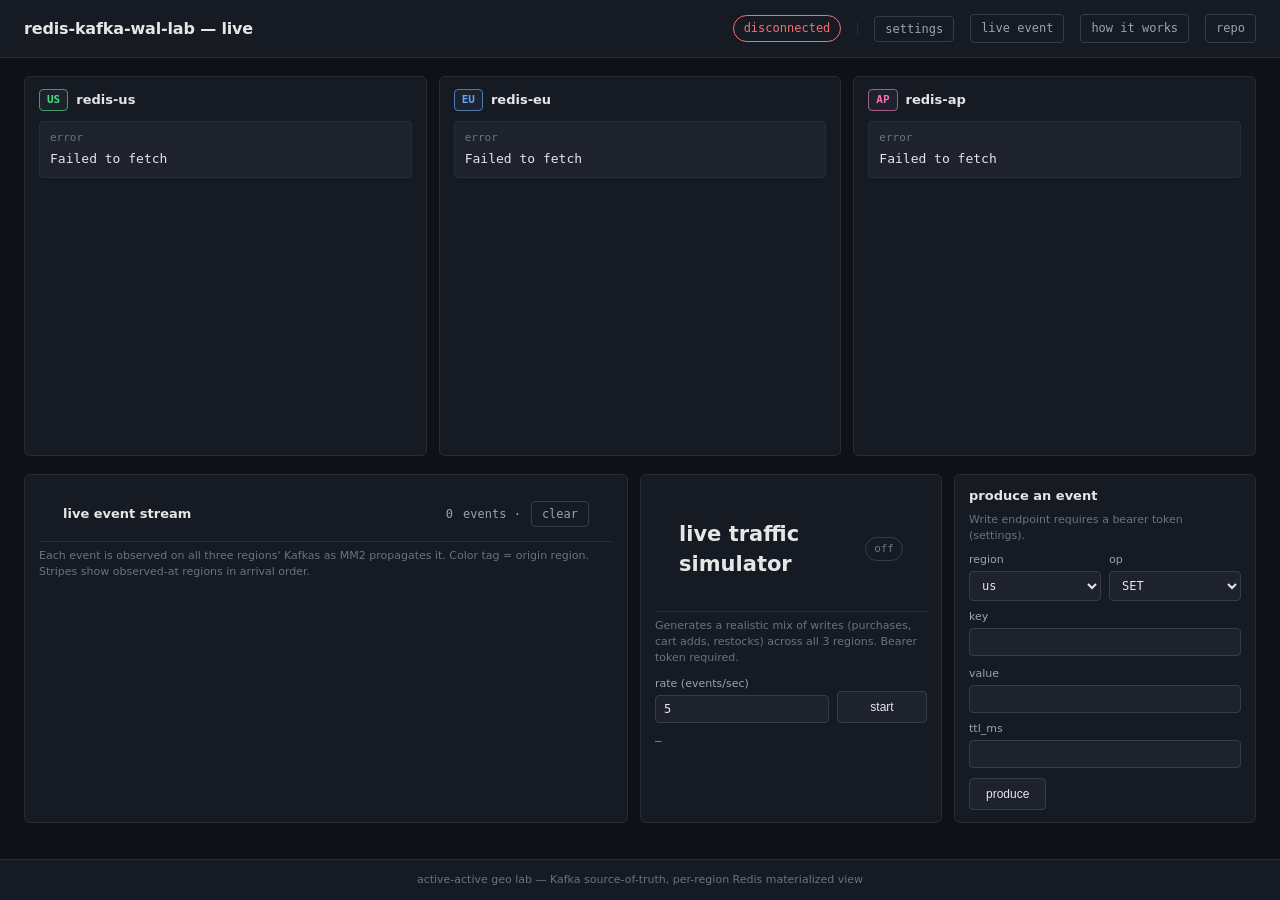
<file: web/index.html>
<!doctype html>
<html lang="en">
<head>
  <meta charset="utf-8" />
  <meta name="viewport" content="width=device-width, initial-scale=1" />
  <title>redis-kafka-wal-lab — live</title>
  <link rel="stylesheet" href="style.css" />
</head>
<body>
  <header>
    <h1>redis-kafka-wal-lab — live</h1>
    <div class="header-meta">
      <span id="conn-status" class="conn-status conn-pending">connecting…</span>
      <span class="header-spacer"></span>
      <button id="settings-btn" class="link-btn" type="button">settings</button>
      <a class="link-btn" href="/live">live event</a>
      <a class="link-btn" href="/how-it-works">how it works</a>
      <a class="link-btn" href="https://github.com/zeshaq/redis-kafka-wal" target="_blank" rel="noopener">repo</a>
    </div>
  </header>

  <section id="settings-panel" class="settings-panel hidden">
    <label>
      API base URL
      <input id="api-base" type="text" placeholder="https://api.redis-kafka-wal.example.com" />
    </label>
    <label>
      Bearer token (write ops)
      <input id="api-token" type="password" placeholder="empty = read-only" />
    </label>
    <button id="settings-save" type="button">save</button>
    <p class="hint">Token is stored only in your browser's localStorage. Read endpoints don't need it.</p>
  </section>

  <main>
    <section class="regions">
      <article class="region" data-region="us">
        <h2><span class="region-tag region-us">US</span> redis-us</h2>
        <div class="region-body" id="state-us"></div>
      </article>
      <article class="region" data-region="eu">
        <h2><span class="region-tag region-eu">EU</span> redis-eu</h2>
        <div class="region-body" id="state-eu"></div>
      </article>
      <article class="region" data-region="ap">
        <h2><span class="region-tag region-ap">AP</span> redis-ap</h2>
        <div class="region-body" id="state-ap"></div>
      </article>
    </section>

    <section class="bottom-grid">
      <article class="event-log">
        <header class="event-log-header">
          <h2>live event stream</h2>
          <div class="event-log-stats">
            <span id="evt-count">0</span> events ·
            <button id="clear-log" class="link-btn" type="button">clear</button>
          </div>
        </header>
        <p class="hint">Each event is observed on all three regions' Kafkas as MM2 propagates it. Color tag = origin region. Stripes show observed-at regions in arrival order.</p>
        <div id="event-log"></div>
      </article>

      <article class="sim">
        <header class="sim-header">
          <h2>live traffic simulator</h2>
          <span id="sim-status" class="sim-status sim-off">off</span>
        </header>
        <p class="hint">Generates a realistic mix of writes (purchases, cart adds, restocks) across all 3 regions. Bearer token required.</p>
        <div class="sim-controls">
          <label>
            rate (events/sec)
            <input id="sim-rate" type="number" min="1" max="50" value="5" step="1" />
          </label>
          <button id="sim-toggle" type="button">start</button>
        </div>
        <div class="sim-stats">
          <span id="sim-stats-text">—</span>
        </div>
      </article>

      <article class="produce">
        <h2>produce an event</h2>
        <p class="hint" id="produce-hint">Write endpoint requires a bearer token (settings).</p>
        <form id="produce-form">
          <div class="row">
            <label>
              region
              <select name="region">
                <option value="us">us</option>
                <option value="eu">eu</option>
                <option value="ap">ap</option>
              </select>
            </label>
            <label>
              op
              <select name="op" id="op-select">
                <option value="SET">SET</option>
                <option value="DEL">DEL</option>
                <option value="INCR">INCR</option>
                <option value="SADD">SADD</option>
                <option value="SREM">SREM</option>
                <option value="ZADD">ZADD</option>
                <option value="XADD">XADD</option>
              </select>
            </label>
            <label>
              key
              <input name="key" type="text" required />
            </label>
          </div>
          <div class="row" id="op-fields-row"><!-- per-op fields injected here --></div>
          <div class="row produce-actions">
            <button type="submit">produce</button>
            <span id="produce-result" class="produce-result"></span>
          </div>
        </form>
      </article>
    </section>
  </main>

  <footer>
    <span>active-active geo lab — Kafka source-of-truth, per-region Redis materialized view</span>
  </footer>

  <script src="app.js" defer></script>
</body>
</html>
</file>
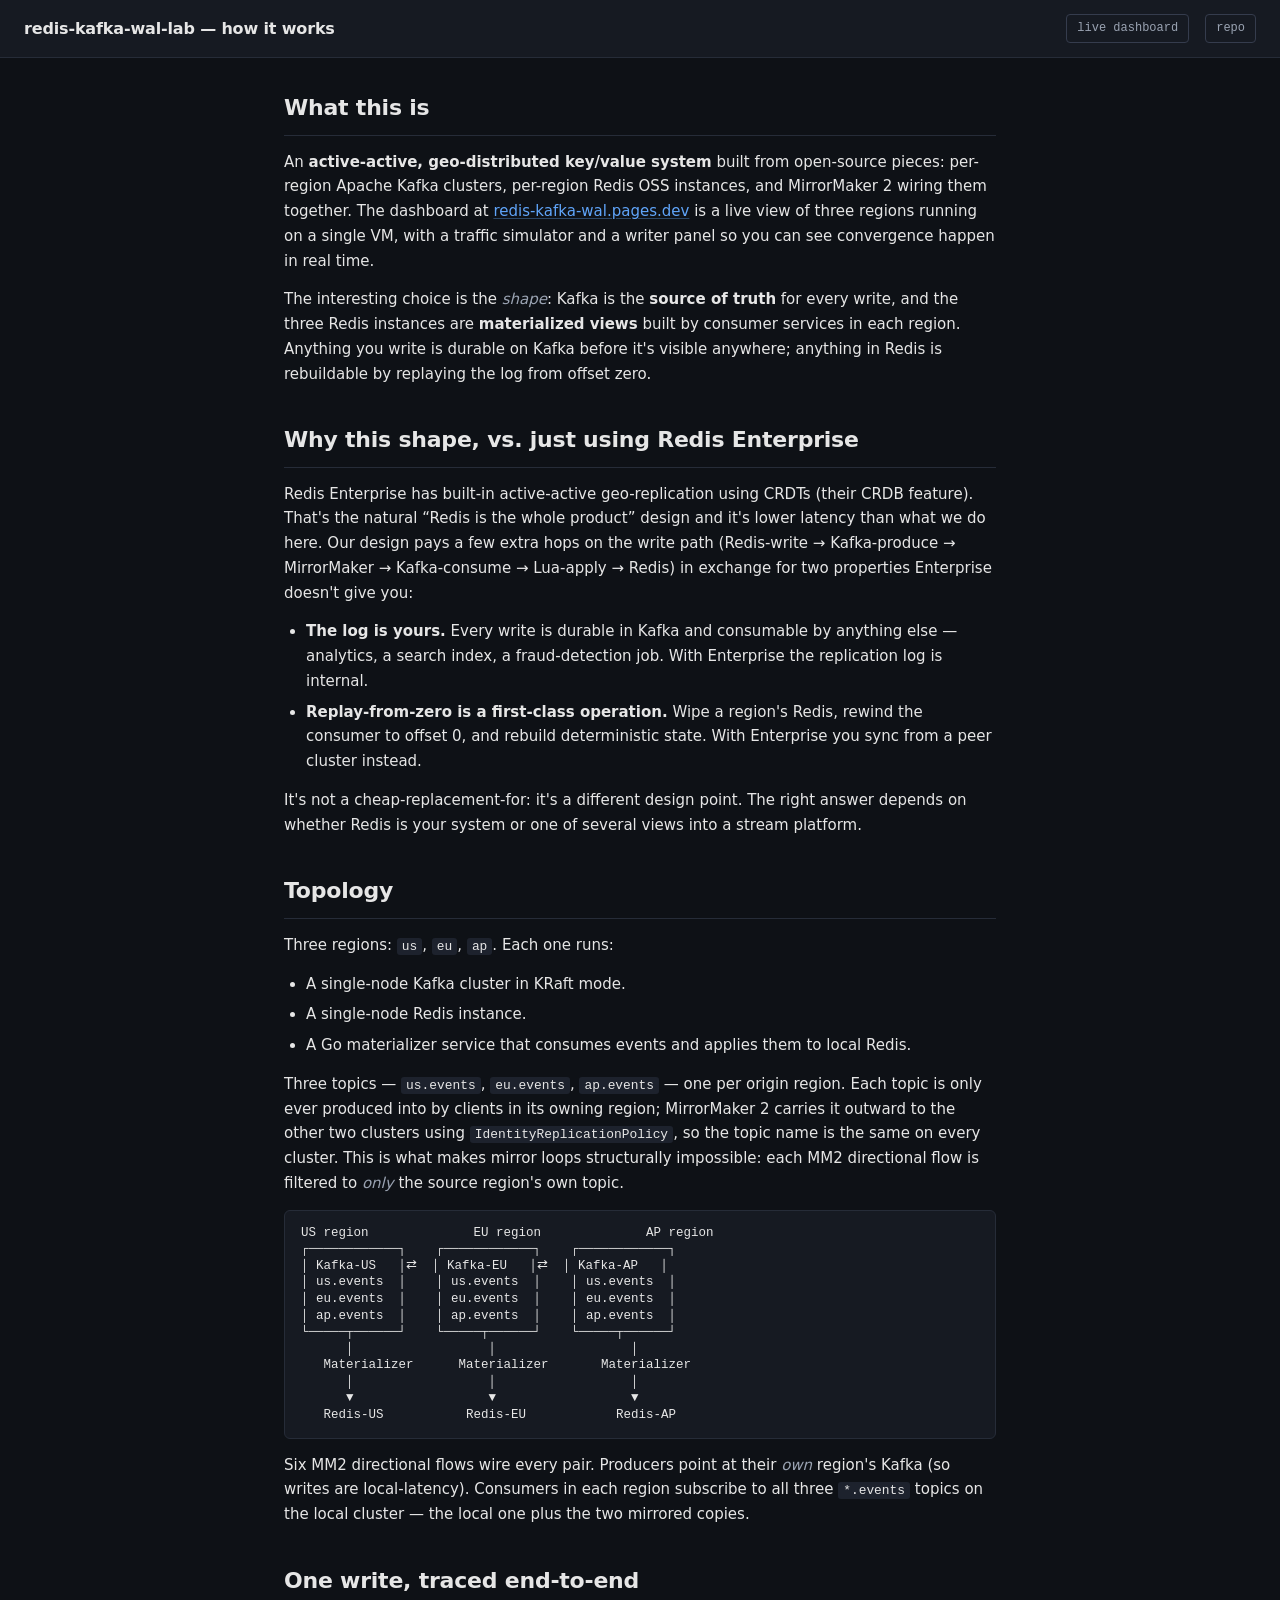
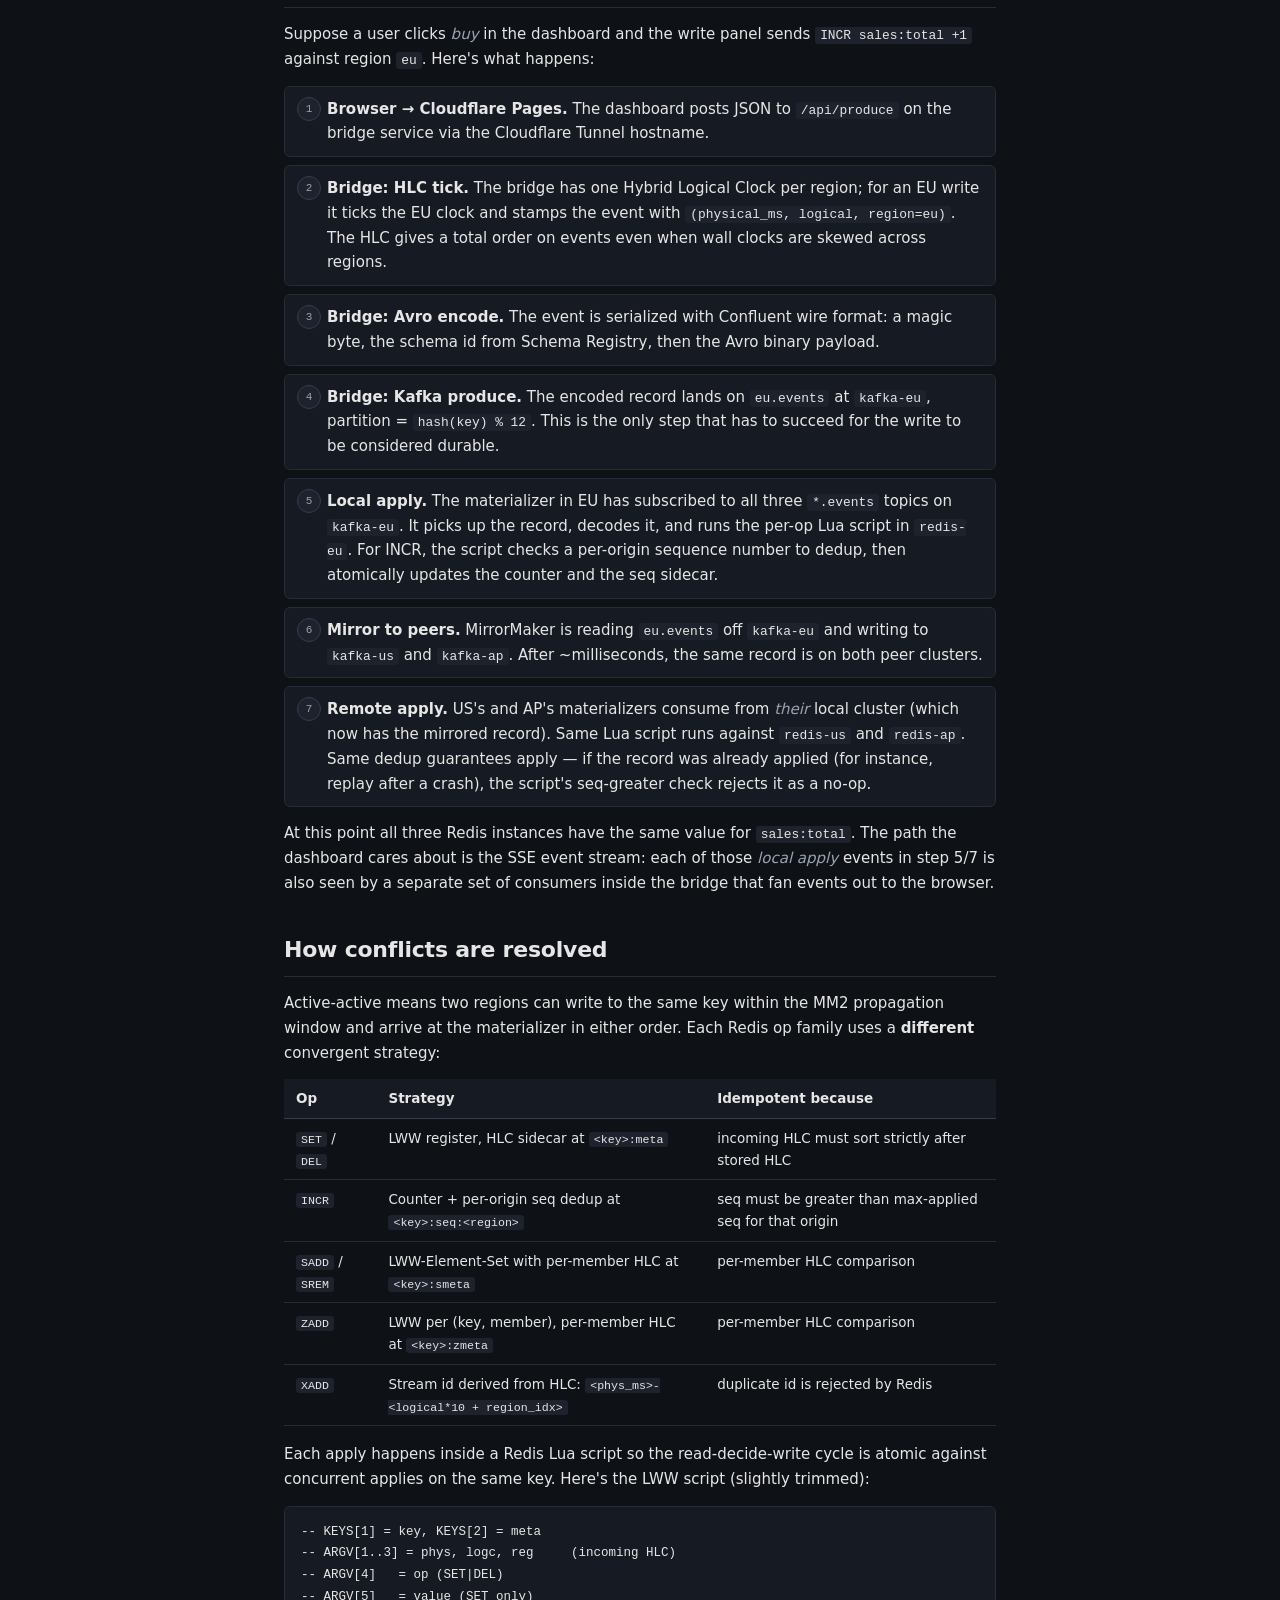
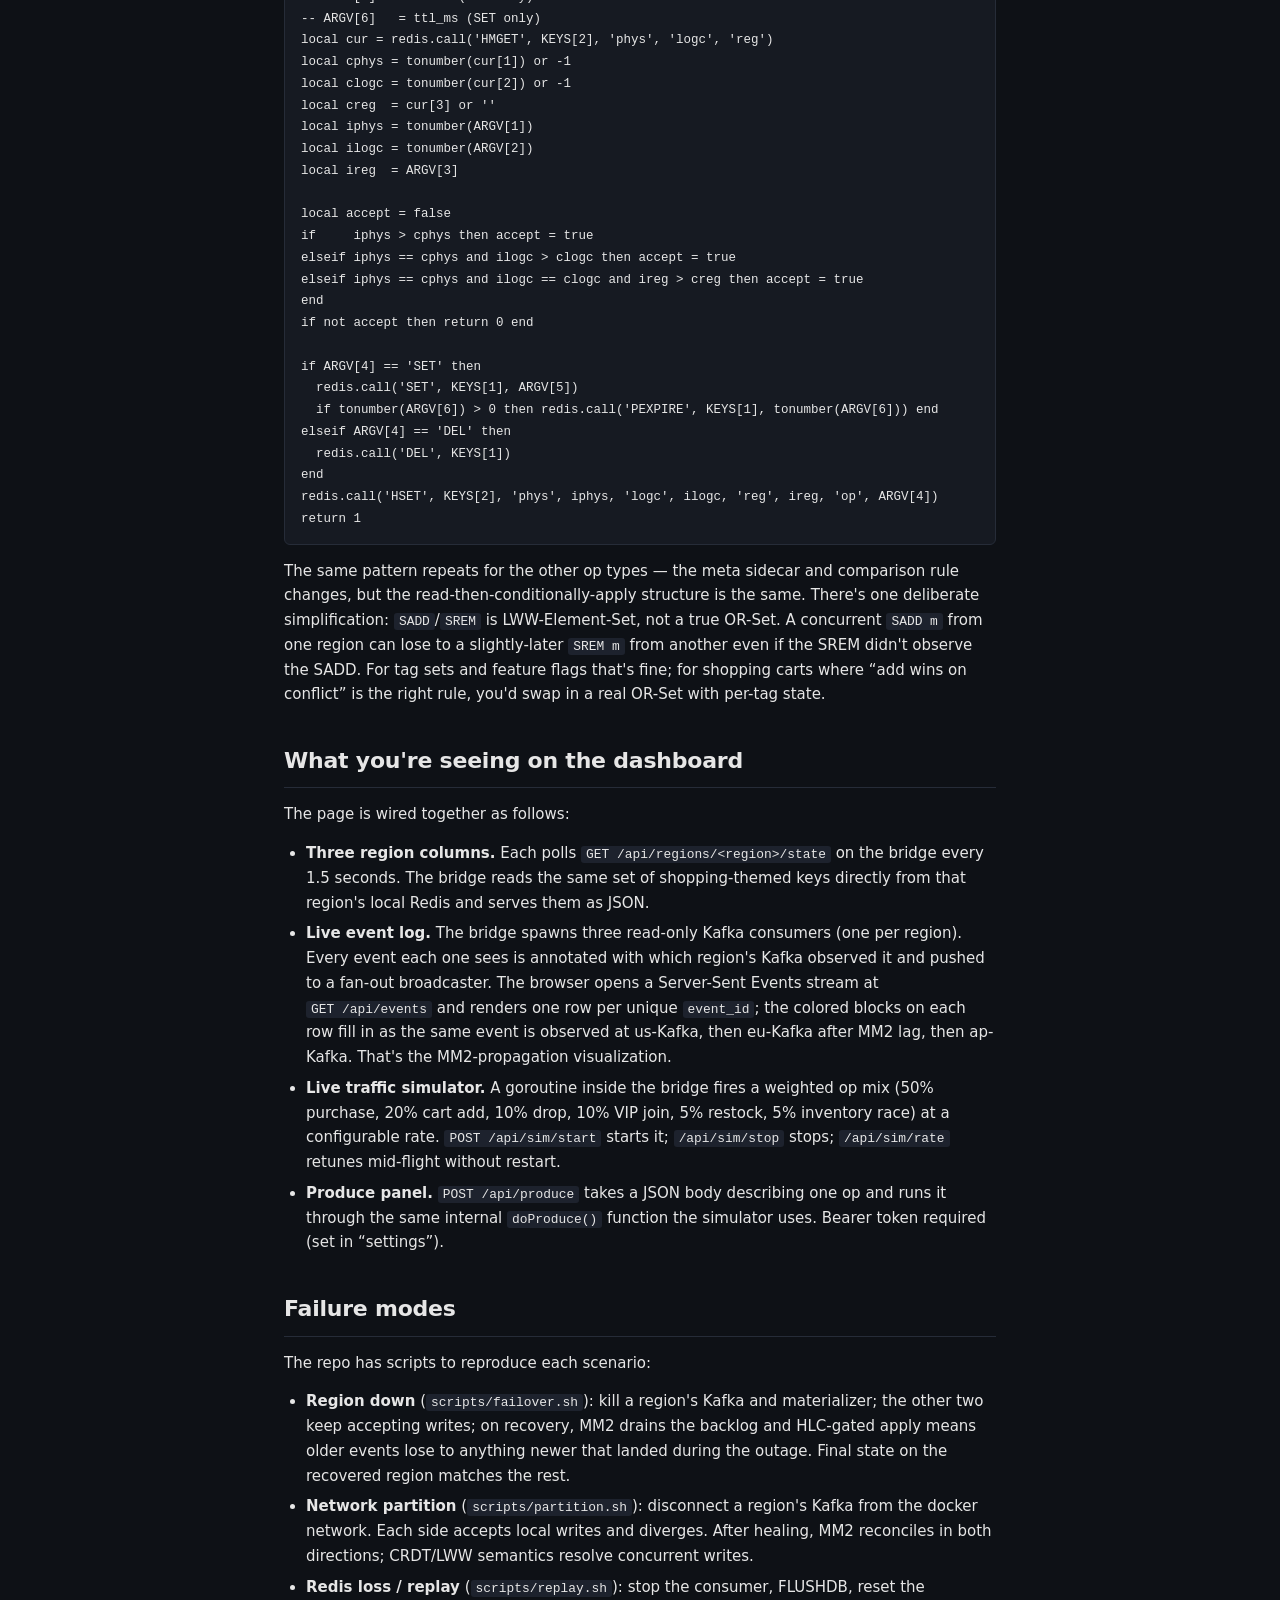
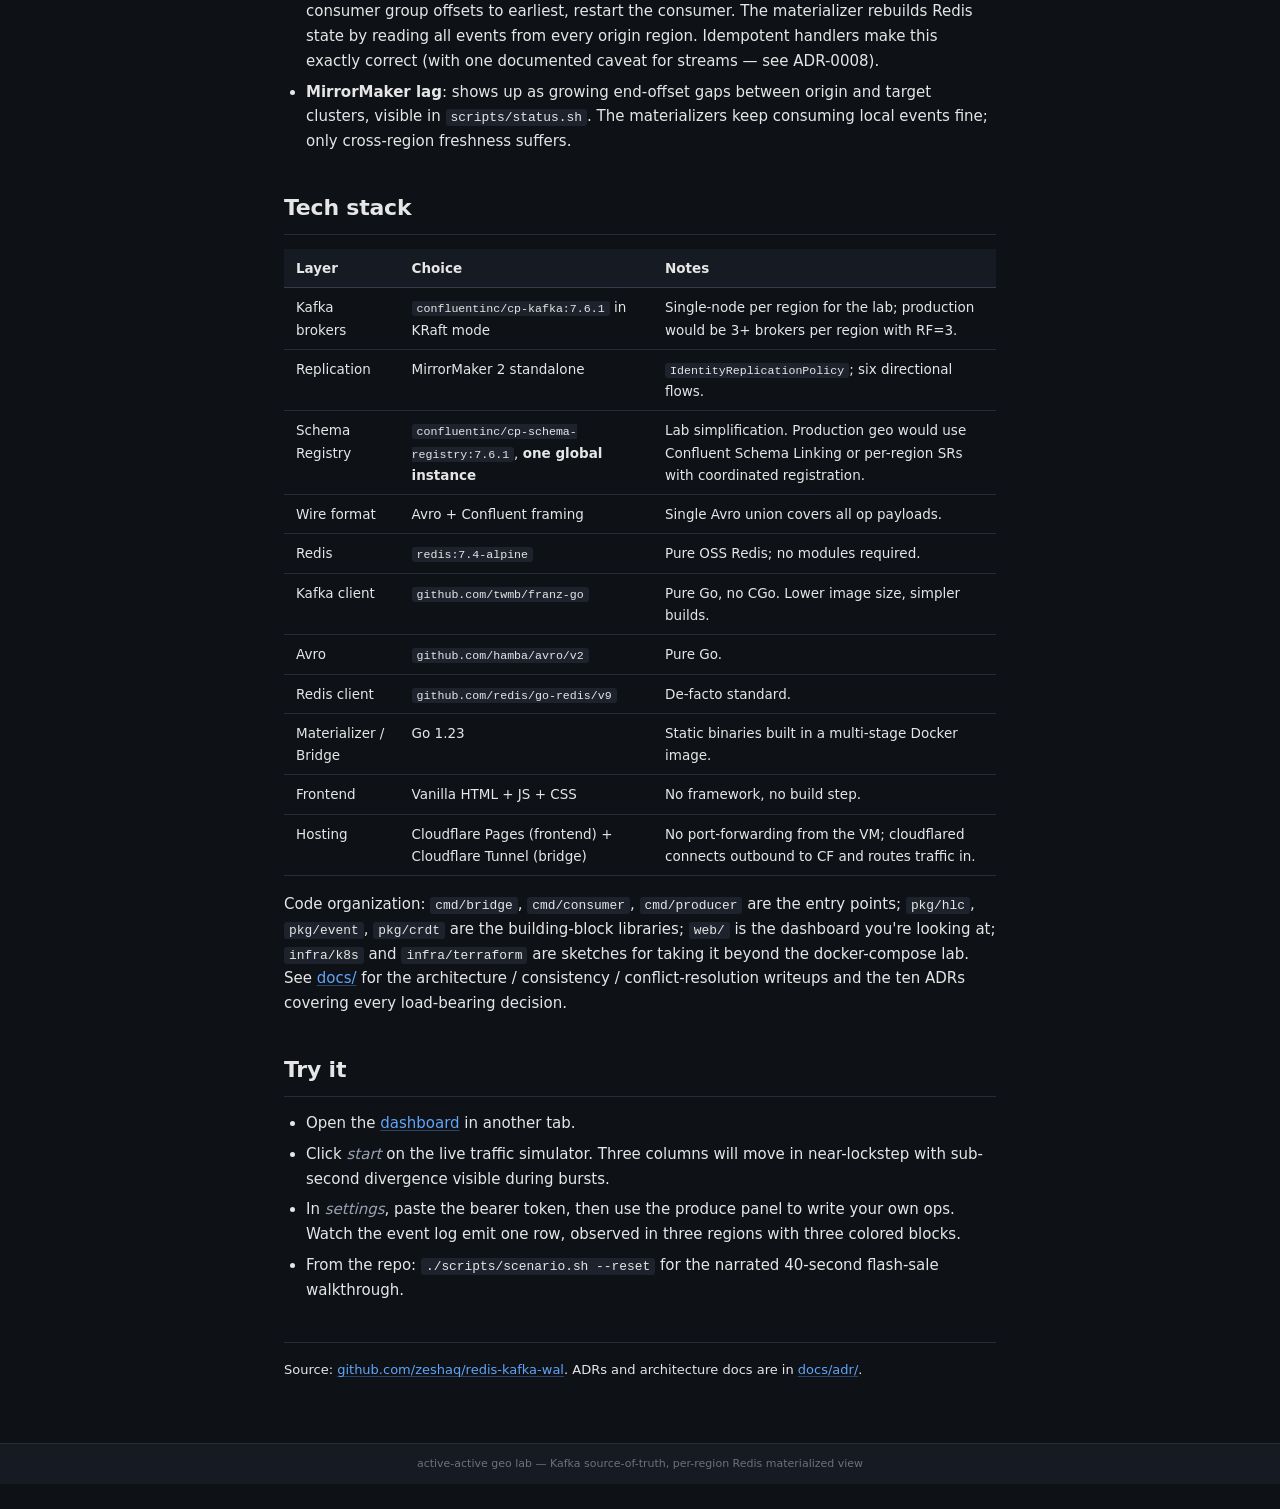
<file: web/how-it-works.html>
<!doctype html>
<html lang="en">
<head>
  <meta charset="utf-8" />
  <meta name="viewport" content="width=device-width, initial-scale=1" />
  <title>How it works — redis-kafka-wal-lab</title>
  <link rel="stylesheet" href="style.css" />
</head>
<body>
  <header>
    <h1>redis-kafka-wal-lab — how it works</h1>
    <div class="header-meta">
      <a class="link-btn" href="/">live dashboard</a>
      <a class="link-btn" href="https://github.com/zeshaq/redis-kafka-wal" target="_blank" rel="noopener">repo</a>
    </div>
  </header>

  <main class="prose">

    <section>
      <h2>What this is</h2>
      <p>
        An <strong>active-active, geo-distributed key/value system</strong>
        built from open-source pieces: per-region Apache Kafka clusters,
        per-region Redis OSS instances, and MirrorMaker 2 wiring them
        together. The dashboard at <a href="/">redis-kafka-wal.pages.dev</a>
        is a live view of three regions running on a single VM, with a
        traffic simulator and a writer panel so you can see convergence
        happen in real time.
      </p>
      <p>
        The interesting choice is the <em>shape</em>: Kafka is the
        <strong>source of truth</strong> for every write, and the three
        Redis instances are <strong>materialized views</strong> built by
        consumer services in each region. Anything you write is durable
        on Kafka before it's visible anywhere; anything in Redis is
        rebuildable by replaying the log from offset zero.
      </p>
    </section>

    <section>
      <h2>Why this shape, vs. just using Redis Enterprise</h2>
      <p>
        Redis Enterprise has built-in active-active geo-replication using
        CRDTs (their CRDB feature). That's the natural &ldquo;Redis is the
        whole product&rdquo; design and it's lower latency than what we
        do here. Our design pays a few extra hops on the write path
        (Redis-write &rarr; Kafka-produce &rarr; MirrorMaker &rarr;
        Kafka-consume &rarr; Lua-apply &rarr; Redis) in exchange for two
        properties Enterprise doesn't give you:
      </p>
      <ul>
        <li>
          <strong>The log is yours.</strong> Every write is durable in
          Kafka and consumable by anything else &mdash; analytics, a
          search index, a fraud-detection job. With Enterprise the
          replication log is internal.
        </li>
        <li>
          <strong>Replay-from-zero is a first-class operation.</strong>
          Wipe a region's Redis, rewind the consumer to offset 0, and
          rebuild deterministic state. With Enterprise you sync from a
          peer cluster instead.
        </li>
      </ul>
      <p>
        It's not a cheap-replacement-for: it's a different design point.
        The right answer depends on whether Redis is your system or one
        of several views into a stream platform.
      </p>
    </section>

    <section>
      <h2>Topology</h2>
      <p>
        Three regions: <code>us</code>, <code>eu</code>, <code>ap</code>.
        Each one runs:
      </p>
      <ul>
        <li>A single-node Kafka cluster in KRaft mode.</li>
        <li>A single-node Redis instance.</li>
        <li>A Go materializer service that consumes events and applies
            them to local Redis.</li>
      </ul>
      <p>
        Three topics &mdash; <code>us.events</code>,
        <code>eu.events</code>, <code>ap.events</code> &mdash; one per
        origin region. Each topic is only ever produced into by clients
        in its owning region; MirrorMaker 2 carries it outward to the
        other two clusters using
        <code>IdentityReplicationPolicy</code>, so the topic name is the
        same on every cluster. This is what makes mirror loops
        structurally impossible: each MM2 directional flow is filtered
        to <em>only</em> the source region's own topic.
      </p>
      <pre class="diagram"><code>US region              EU region              AP region
┌────────────┐    ┌────────────┐    ┌────────────┐
│ Kafka-US   │⇄  │ Kafka-EU   │⇄  │ Kafka-AP   │
│ us.events  │    │ us.events  │    │ us.events  │
│ eu.events  │    │ eu.events  │    │ eu.events  │
│ ap.events  │    │ ap.events  │    │ ap.events  │
└─────┬──────┘    └─────┬──────┘    └─────┬──────┘
      │                  │                  │
   Materializer      Materializer       Materializer
      │                  │                  │
      ▼                  ▼                  ▼
   Redis-US           Redis-EU            Redis-AP
</code></pre>
      <p>
        Six MM2 directional flows wire every pair. Producers point at
        their <em>own</em> region's Kafka (so writes are local-latency).
        Consumers in each region subscribe to all three
        <code>*.events</code> topics on the local cluster &mdash; the
        local one plus the two mirrored copies.
      </p>
    </section>

    <section>
      <h2>One write, traced end-to-end</h2>
      <p>
        Suppose a user clicks <em>buy</em> in the dashboard and the
        write panel sends <code>INCR sales:total +1</code> against
        region <code>eu</code>. Here's what happens:
      </p>
      <ol class="trace">
        <li>
          <strong>Browser &rarr; Cloudflare Pages.</strong> The dashboard
          posts JSON to <code>/api/produce</code> on the bridge service
          via the Cloudflare Tunnel hostname.
        </li>
        <li>
          <strong>Bridge: HLC tick.</strong> The bridge has one Hybrid
          Logical Clock per region; for an EU write it ticks the EU
          clock and stamps the event with
          <code>(physical_ms, logical, region=eu)</code>. The HLC gives
          a total order on events even when wall clocks are skewed
          across regions.
        </li>
        <li>
          <strong>Bridge: Avro encode.</strong> The event is serialized
          with Confluent wire format: a magic byte, the schema id from
          Schema Registry, then the Avro binary payload.
        </li>
        <li>
          <strong>Bridge: Kafka produce.</strong> The encoded record
          lands on <code>eu.events</code> at <code>kafka-eu</code>,
          partition = <code>hash(key) % 12</code>. This is the only
          step that has to succeed for the write to be considered
          durable.
        </li>
        <li>
          <strong>Local apply.</strong> The materializer in EU has
          subscribed to all three <code>*.events</code> topics on
          <code>kafka-eu</code>. It picks up the record, decodes it,
          and runs the per-op Lua script in
          <code>redis-eu</code>. For INCR, the script checks a
          per-origin sequence number to dedup, then atomically updates
          the counter and the seq sidecar.
        </li>
        <li>
          <strong>Mirror to peers.</strong> MirrorMaker is reading
          <code>eu.events</code> off <code>kafka-eu</code> and writing
          to <code>kafka-us</code> and <code>kafka-ap</code>. After
          ~milliseconds, the same record is on both peer clusters.
        </li>
        <li>
          <strong>Remote apply.</strong> US's and AP's materializers
          consume from <em>their</em> local cluster (which now has the
          mirrored record). Same Lua script runs against
          <code>redis-us</code> and <code>redis-ap</code>. Same dedup
          guarantees apply &mdash; if the record was already applied
          (for instance, replay after a crash), the script's
          seq-greater check rejects it as a no-op.
        </li>
      </ol>
      <p>
        At this point all three Redis instances have the same value for
        <code>sales:total</code>. The path the dashboard cares about is
        the SSE event stream: each of those <em>local apply</em> events
        in step 5/7 is also seen by a separate set of consumers inside
        the bridge that fan events out to the browser.
      </p>
    </section>

    <section>
      <h2>How conflicts are resolved</h2>
      <p>
        Active-active means two regions can write to the same key
        within the MM2 propagation window and arrive at the materializer
        in either order. Each Redis op family uses a
        <strong>different</strong> convergent strategy:
      </p>
      <table>
        <thead><tr>
          <th>Op</th>
          <th>Strategy</th>
          <th>Idempotent because</th>
        </tr></thead>
        <tbody>
          <tr>
            <td><code>SET</code> / <code>DEL</code></td>
            <td>LWW register, HLC sidecar at <code>&lt;key&gt;:meta</code></td>
            <td>incoming HLC must sort strictly after stored HLC</td>
          </tr>
          <tr>
            <td><code>INCR</code></td>
            <td>Counter + per-origin seq dedup at <code>&lt;key&gt;:seq:&lt;region&gt;</code></td>
            <td>seq must be greater than max-applied seq for that origin</td>
          </tr>
          <tr>
            <td><code>SADD</code> / <code>SREM</code></td>
            <td>LWW-Element-Set with per-member HLC at <code>&lt;key&gt;:smeta</code></td>
            <td>per-member HLC comparison</td>
          </tr>
          <tr>
            <td><code>ZADD</code></td>
            <td>LWW per (key, member), per-member HLC at <code>&lt;key&gt;:zmeta</code></td>
            <td>per-member HLC comparison</td>
          </tr>
          <tr>
            <td><code>XADD</code></td>
            <td>Stream id derived from HLC: <code>&lt;phys_ms&gt;-&lt;logical*10 + region_idx&gt;</code></td>
            <td>duplicate id is rejected by Redis</td>
          </tr>
        </tbody>
      </table>
      <p>
        Each apply happens inside a Redis Lua script so the
        read-decide-write cycle is atomic against concurrent applies on
        the same key. Here's the LWW script (slightly trimmed):
      </p>
      <pre><code>-- KEYS[1] = key, KEYS[2] = meta
-- ARGV[1..3] = phys, logc, reg     (incoming HLC)
-- ARGV[4]   = op (SET|DEL)
-- ARGV[5]   = value (SET only)
-- ARGV[6]   = ttl_ms (SET only)
local cur = redis.call('HMGET', KEYS[2], 'phys', 'logc', 'reg')
local cphys = tonumber(cur[1]) or -1
local clogc = tonumber(cur[2]) or -1
local creg  = cur[3] or ''
local iphys = tonumber(ARGV[1])
local ilogc = tonumber(ARGV[2])
local ireg  = ARGV[3]

local accept = false
if     iphys > cphys then accept = true
elseif iphys == cphys and ilogc > clogc then accept = true
elseif iphys == cphys and ilogc == clogc and ireg > creg then accept = true
end
if not accept then return 0 end

if ARGV[4] == 'SET' then
  redis.call('SET', KEYS[1], ARGV[5])
  if tonumber(ARGV[6]) > 0 then redis.call('PEXPIRE', KEYS[1], tonumber(ARGV[6])) end
elseif ARGV[4] == 'DEL' then
  redis.call('DEL', KEYS[1])
end
redis.call('HSET', KEYS[2], 'phys', iphys, 'logc', ilogc, 'reg', ireg, 'op', ARGV[4])
return 1</code></pre>
      <p>
        The same pattern repeats for the other op types &mdash; the meta
        sidecar and comparison rule changes, but the
        read-then-conditionally-apply structure is the same. There's
        one deliberate simplification: <code>SADD</code>/<code>SREM</code>
        is LWW-Element-Set, not a true OR-Set. A concurrent
        <code>SADD m</code> from one region can lose to a slightly-later
        <code>SREM m</code> from another even if the SREM didn't
        observe the SADD. For tag sets and feature flags that's fine;
        for shopping carts where &ldquo;add wins on conflict&rdquo; is
        the right rule, you'd swap in a real OR-Set with per-tag state.
      </p>
    </section>

    <section>
      <h2>What you're seeing on the dashboard</h2>
      <p>The page is wired together as follows:</p>
      <ul>
        <li>
          <strong>Three region columns.</strong> Each polls
          <code>GET&nbsp;/api/regions/&lt;region&gt;/state</code> on the
          bridge every 1.5 seconds. The bridge reads the same set of
          shopping-themed keys directly from that region's local Redis
          and serves them as JSON.
        </li>
        <li>
          <strong>Live event log.</strong> The bridge spawns three
          read-only Kafka consumers (one per region). Every event each
          one sees is annotated with which region's Kafka observed it
          and pushed to a fan-out broadcaster. The browser opens a
          Server-Sent Events stream at
          <code>GET&nbsp;/api/events</code> and renders one row per
          unique <code>event_id</code>; the colored blocks on each row
          fill in as the same event is observed at us-Kafka, then
          eu-Kafka after MM2 lag, then ap-Kafka. That's the
          MM2-propagation visualization.
        </li>
        <li>
          <strong>Live traffic simulator.</strong> A goroutine inside
          the bridge fires a weighted op mix (50% purchase, 20% cart
          add, 10% drop, 10% VIP join, 5% restock, 5% inventory race)
          at a configurable rate. <code>POST&nbsp;/api/sim/start</code>
          starts it; <code>/api/sim/stop</code> stops; <code>/api/sim/rate</code>
          retunes mid-flight without restart.
        </li>
        <li>
          <strong>Produce panel.</strong>
          <code>POST&nbsp;/api/produce</code> takes a JSON body
          describing one op and runs it through the same internal
          <code>doProduce()</code> function the simulator uses. Bearer
          token required (set in &ldquo;settings&rdquo;).
        </li>
      </ul>
    </section>

    <section>
      <h2>Failure modes</h2>
      <p>The repo has scripts to reproduce each scenario:</p>
      <ul>
        <li>
          <strong>Region down</strong>
          (<code>scripts/failover.sh</code>): kill a region's Kafka and
          materializer; the other two keep accepting writes; on
          recovery, MM2 drains the backlog and HLC-gated apply means
          older events lose to anything newer that landed during the
          outage. Final state on the recovered region matches the rest.
        </li>
        <li>
          <strong>Network partition</strong>
          (<code>scripts/partition.sh</code>): disconnect a region's
          Kafka from the docker network. Each side accepts local writes
          and diverges. After healing, MM2 reconciles in both
          directions; CRDT/LWW semantics resolve concurrent writes.
        </li>
        <li>
          <strong>Redis loss / replay</strong>
          (<code>scripts/replay.sh</code>): stop the consumer, FLUSHDB,
          reset the consumer group offsets to earliest, restart the
          consumer. The materializer rebuilds Redis state by reading
          all events from every origin region. Idempotent handlers make
          this exactly correct (with one documented caveat for streams
          &mdash; see ADR-0008).
        </li>
        <li>
          <strong>MirrorMaker lag</strong>: shows up as growing
          end-offset gaps between origin and target clusters, visible in
          <code>scripts/status.sh</code>. The materializers keep
          consuming local events fine; only cross-region freshness
          suffers.
        </li>
      </ul>
    </section>

    <section>
      <h2>Tech stack</h2>
      <table>
        <thead><tr><th>Layer</th><th>Choice</th><th>Notes</th></tr></thead>
        <tbody>
          <tr><td>Kafka brokers</td><td><code>confluentinc/cp-kafka:7.6.1</code> in KRaft mode</td><td>Single-node per region for the lab; production would be 3+ brokers per region with RF=3.</td></tr>
          <tr><td>Replication</td><td>MirrorMaker 2 standalone</td><td><code>IdentityReplicationPolicy</code>; six directional flows.</td></tr>
          <tr><td>Schema Registry</td><td><code>confluentinc/cp-schema-registry:7.6.1</code>, <strong>one global instance</strong></td><td>Lab simplification. Production geo would use Confluent Schema Linking or per-region SRs with coordinated registration.</td></tr>
          <tr><td>Wire format</td><td>Avro + Confluent framing</td><td>Single Avro union covers all op payloads.</td></tr>
          <tr><td>Redis</td><td><code>redis:7.4-alpine</code></td><td>Pure OSS Redis; no modules required.</td></tr>
          <tr><td>Kafka client</td><td><code>github.com/twmb/franz-go</code></td><td>Pure Go, no CGo. Lower image size, simpler builds.</td></tr>
          <tr><td>Avro</td><td><code>github.com/hamba/avro/v2</code></td><td>Pure Go.</td></tr>
          <tr><td>Redis client</td><td><code>github.com/redis/go-redis/v9</code></td><td>De-facto standard.</td></tr>
          <tr><td>Materializer / Bridge</td><td>Go 1.23</td><td>Static binaries built in a multi-stage Docker image.</td></tr>
          <tr><td>Frontend</td><td>Vanilla HTML + JS + CSS</td><td>No framework, no build step.</td></tr>
          <tr><td>Hosting</td><td>Cloudflare Pages (frontend) + Cloudflare Tunnel (bridge)</td><td>No port-forwarding from the VM; cloudflared connects outbound to CF and routes traffic in.</td></tr>
        </tbody>
      </table>
      <p>
        Code organization: <code>cmd/bridge</code>,
        <code>cmd/consumer</code>, <code>cmd/producer</code> are the
        entry points; <code>pkg/hlc</code>,
        <code>pkg/event</code>, <code>pkg/crdt</code> are the
        building-block libraries; <code>web/</code> is the dashboard
        you're looking at; <code>infra/k8s</code> and
        <code>infra/terraform</code> are sketches for taking it beyond
        the docker-compose lab. See
        <a href="https://github.com/zeshaq/redis-kafka-wal/tree/main/docs" target="_blank" rel="noopener">docs/</a>
        for the architecture / consistency / conflict-resolution writeups
        and the ten ADRs covering every load-bearing decision.
      </p>
    </section>

    <section>
      <h2>Try it</h2>
      <ul>
        <li>Open the <a href="/">dashboard</a> in another tab.</li>
        <li>Click <em>start</em> on the live traffic simulator. Three columns will move in near-lockstep with sub-second divergence visible during bursts.</li>
        <li>In <em>settings</em>, paste the bearer token, then use the produce panel to write your own ops. Watch the event log emit one row, observed in three regions with three colored blocks.</li>
        <li>From the repo: <code>./scripts/scenario.sh --reset</code> for the narrated 40-second flash-sale walkthrough.</li>
      </ul>
    </section>

    <section class="closing">
      <p>
        Source: <a href="https://github.com/zeshaq/redis-kafka-wal" target="_blank" rel="noopener">github.com/zeshaq/redis-kafka-wal</a>.
        ADRs and architecture docs are in
        <a href="https://github.com/zeshaq/redis-kafka-wal/tree/main/docs/adr" target="_blank" rel="noopener">docs/adr/</a>.
      </p>
    </section>

  </main>

  <footer>
    <span>active-active geo lab — Kafka source-of-truth, per-region Redis materialized view</span>
  </footer>
</body>
</html>
</file>
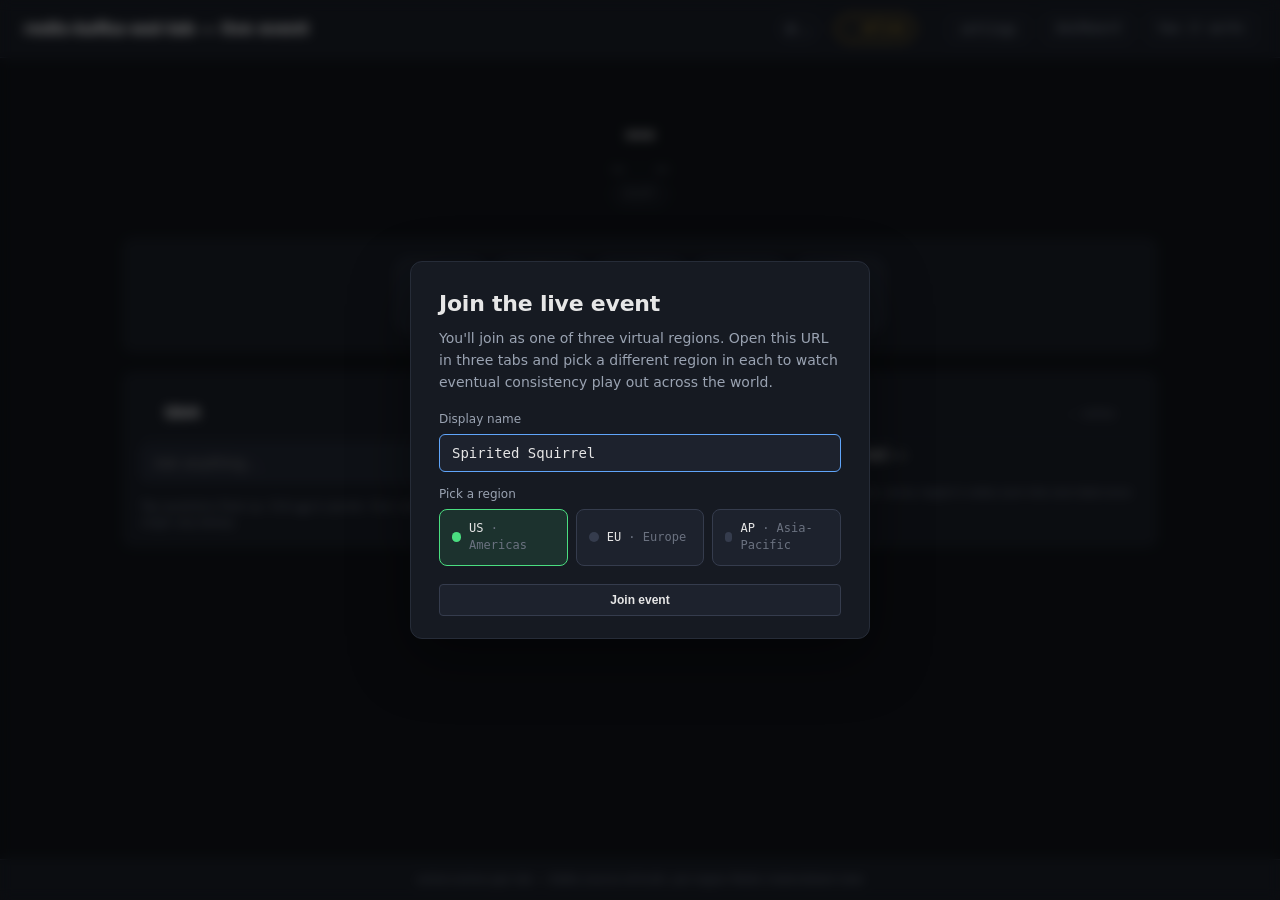
<file: web/live.html>
<!doctype html>
<html lang="en">
<head>
  <meta charset="utf-8" />
  <meta name="viewport" content="width=device-width, initial-scale=1" />
  <title>Live event — redis-kafka-wal-lab</title>
  <link rel="stylesheet" href="style.css" />
  <link rel="stylesheet" href="live.css" />
</head>
<body class="live-body">
  <header>
    <h1 id="event-title">redis-kafka-wal-lab — live event</h1>
    <div class="header-meta">
      <span id="region-pill" class="region-pill" title="virtual region you're connected to">
        <span class="region-pill-dot"></span>
        <span id="region-pill-label">…</span>
      </span>
      <span id="attendees-pill" class="conn-status conn-pending">— online</span>
      <span class="header-spacer"></span>
      <button id="settings-btn" class="link-btn" type="button">settings</button>
      <a class="link-btn" href="/">dashboard</a>
      <a class="link-btn" href="/how-it-works">how it works</a>
    </div>
  </header>

  <section id="settings-panel" class="settings-panel hidden">
    <label>
      Display name
      <input id="display-name" type="text" placeholder="Anonymous" maxlength="40" />
    </label>
    <label>
      Virtual region
      <select id="region-select">
        <option value="us">us — Americas</option>
        <option value="eu">eu — Europe</option>
        <option value="ap">ap — Asia-Pacific</option>
      </select>
    </label>
    <label>
      Bearer token (admin override; sim controls)
      <input id="api-token" type="password" placeholder="empty = use public lab token" />
    </label>
    <label>
      API base URL
      <input id="api-base" type="text" placeholder="https://redis-kafka-wal-api.zeteq.com" />
    </label>
    <button id="settings-save" type="button">save</button>
    <button id="settings-rejoin" type="button" class="link-btn">leave event</button>
    <p class="hint">Public lab token is fetched automatically. Paste an admin token only if you need to control the simulator from this page.</p>
  </section>

  <div id="join-modal" class="modal" hidden>
    <div class="modal-backdrop"></div>
    <div class="modal-card">
      <h2>Join the live event</h2>
      <p class="modal-desc">
        You'll join as one of three virtual regions. Open this URL in
        three tabs and pick a different region in each to watch
        eventual consistency play out across the world.
      </p>
      <form id="join-form">
        <label>
          Display name
          <input id="join-name" type="text" maxlength="40" autocomplete="off" required />
        </label>
        <fieldset class="region-radios">
          <legend>Pick a region</legend>
          <label class="region-radio" data-region="us">
            <input type="radio" name="join-region" value="us" />
            <span class="region-radio-dot"></span>
            <span class="region-radio-label">US <em>· Americas</em></span>
          </label>
          <label class="region-radio" data-region="eu">
            <input type="radio" name="join-region" value="eu" />
            <span class="region-radio-dot"></span>
            <span class="region-radio-label">EU <em>· Europe</em></span>
          </label>
          <label class="region-radio" data-region="ap">
            <input type="radio" name="join-region" value="ap" />
            <span class="region-radio-dot"></span>
            <span class="region-radio-label">AP <em>· Asia-Pacific</em></span>
          </label>
        </fieldset>
        <button type="submit" class="join-btn">Join event</button>
      </form>
    </div>
  </div>

  <main class="live-main">

    <section class="event-hero">
      <h2 id="hero-title">…</h2>
      <p class="hero-meta">
        <span id="hero-speaker">—</span>
        <span class="hero-sep">·</span>
        <span id="hero-topic">—</span>
      </p>
      <p class="hero-meta">
        <span id="hero-status" class="hero-status">draft</span>
      </p>
    </section>

    <section class="reactions">
      <div class="reactions-row" id="reactions-row">
        <!-- buttons injected by JS -->
      </div>
      <div id="reactions-fx" class="reactions-fx" aria-hidden="true"></div>
    </section>

    <section class="grid">

      <article class="qa-panel">
        <header class="panel-head">
          <h3>Q&amp;A</h3>
          <span id="qa-count" class="panel-stat">0 questions</span>
        </header>
        <form id="qa-form" class="qa-form">
          <input id="qa-input" type="text" maxlength="240" placeholder="Ask anything…" autocomplete="off" />
          <button type="submit">send</button>
        </form>
        <ul id="qa-list" class="qa-list"></ul>
        <p class="hint">Top questions float up. Click ▲ to upvote. Your vote rolls up across all 3 regions via INCR + per-origin seq dedup.</p>
      </article>

      <article class="poll-panel">
        <header class="panel-head">
          <h3>Live poll</h3>
          <span id="poll-total" class="panel-stat">— votes</span>
        </header>
        <p id="poll-question" class="poll-question">— no poll configured —</p>
        <div id="poll-options" class="poll-options"></div>
        <p class="hint">Vote tallies are G-counters: every region's votes sum into one total once MM2 propagates.</p>
      </article>

    </section>

  </main>

  <footer>
    <span>active-active geo lab — Kafka source-of-truth, per-region Redis materialized view</span>
  </footer>

  <script src="live.js" defer></script>
</body>
</html>
</file>
<file: web/style.css>
:root {
  --bg: #0e1116;
  --bg-elev: #161a22;
  --bg-elev-2: #1d222d;
  --fg: #e6e6e6;
  --fg-dim: #9aa3b2;
  --fg-faint: #6b7280;
  --border: #262c38;
  --border-strong: #353c4d;

  --us: #4ade80;
  --eu: #60a5fa;
  --ap: #f472b6;

  --ok: #4ade80;
  --warn: #fbbf24;
  --err: #f87171;

  --mono: ui-monospace, "JetBrains Mono", "Menlo", "Monaco", "Consolas", monospace;
  --sans: ui-sans-serif, system-ui, -apple-system, "Segoe UI", "Inter", sans-serif;
}

* { box-sizing: border-box; }
html, body { margin: 0; padding: 0; }
body {
  background: var(--bg);
  color: var(--fg);
  font-family: var(--sans);
  font-size: 14px;
  line-height: 1.45;
  min-height: 100vh;
  display: flex;
  flex-direction: column;
}

header {
  display: flex;
  align-items: center;
  justify-content: space-between;
  padding: 14px 24px;
  border-bottom: 1px solid var(--border);
  background: var(--bg-elev);
}
header h1 { font-size: 16px; font-weight: 600; margin: 0; letter-spacing: -0.01em; }
.header-meta { display: flex; align-items: center; gap: 16px; }
.header-spacer { width: 1px; height: 14px; background: var(--border); }
.link-btn {
  background: transparent;
  border: 1px solid var(--border-strong);
  color: var(--fg-dim);
  font-family: var(--mono);
  font-size: 12px;
  padding: 5px 10px;
  border-radius: 4px;
  cursor: pointer;
  text-decoration: none;
}
.link-btn:hover { color: var(--fg); border-color: var(--fg-dim); }

.conn-status {
  font-family: var(--mono);
  font-size: 12px;
  padding: 4px 10px;
  border-radius: 999px;
  border: 1px solid var(--border);
}
.conn-pending { color: var(--warn); border-color: var(--warn); }
.conn-ok      { color: var(--ok);   border-color: var(--ok); }
.conn-err     { color: var(--err);  border-color: var(--err); }

main {
  flex: 1;
  padding: 18px 24px 30px;
  display: flex;
  flex-direction: column;
  gap: 18px;
  max-width: 1700px;
  width: 100%;
  margin: 0 auto;
}

/* settings */
.settings-panel {
  background: var(--bg-elev);
  border: 1px solid var(--border);
  padding: 14px 20px;
  margin: 0 24px;
  border-radius: 6px;
  display: flex;
  gap: 12px;
  flex-wrap: wrap;
  align-items: end;
}
.settings-panel.hidden { display: none; }
.settings-panel label {
  display: flex;
  flex-direction: column;
  gap: 4px;
  font-size: 12px;
  color: var(--fg-dim);
  flex: 1 1 280px;
}
.settings-panel input {
  background: var(--bg-elev-2);
  color: var(--fg);
  border: 1px solid var(--border-strong);
  border-radius: 4px;
  padding: 6px 9px;
  font-family: var(--mono);
  font-size: 13px;
}
.settings-panel button {
  background: var(--bg-elev-2);
  color: var(--fg);
  border: 1px solid var(--border-strong);
  border-radius: 4px;
  padding: 7px 14px;
  cursor: pointer;
  font-size: 12px;
}
.settings-panel button:hover { border-color: var(--fg-dim); }
.hint {
  font-size: 11px;
  color: var(--fg-faint);
  margin: 6px 0 0;
}

/* region columns */
.regions {
  display: grid;
  grid-template-columns: repeat(3, 1fr);
  gap: 12px;
}
.region {
  background: var(--bg-elev);
  border: 1px solid var(--border);
  border-radius: 6px;
  padding: 12px 14px;
  min-height: 380px;
}
.region h2 {
  font-size: 13px;
  font-weight: 600;
  margin: 0 0 10px;
  display: flex;
  align-items: center;
  gap: 8px;
}
.region-tag {
  display: inline-block;
  padding: 2px 7px;
  font-size: 11px;
  font-family: var(--mono);
  border-radius: 4px;
  background: var(--bg-elev-2);
  color: var(--fg-dim);
  border: 1px solid var(--border-strong);
}
.region-us { color: var(--us); border-color: color-mix(in srgb, var(--us) 60%, var(--border-strong)); }
.region-eu { color: var(--eu); border-color: color-mix(in srgb, var(--eu) 60%, var(--border-strong)); }
.region-ap { color: var(--ap); border-color: color-mix(in srgb, var(--ap) 60%, var(--border-strong)); }

.region-body {
  display: flex;
  flex-direction: column;
  gap: 10px;
}
.kv {
  background: var(--bg-elev-2);
  border-radius: 4px;
  padding: 8px 10px;
  border: 1px solid var(--border);
}
.kv-label {
  font-family: var(--mono);
  font-size: 11px;
  color: var(--fg-faint);
  margin-bottom: 4px;
}
.kv-value {
  font-family: var(--mono);
  font-size: 13px;
  color: var(--fg);
  white-space: pre-wrap;
  word-break: break-word;
}
.kv-value.empty { color: var(--fg-faint); font-style: italic; }
.kv-just-changed {
  animation: flash 1.4s ease-out;
}
@keyframes flash {
  0%   { background: color-mix(in srgb, var(--us) 25%, var(--bg-elev-2)); }
  40%  { background: color-mix(in srgb, var(--us) 18%, var(--bg-elev-2)); }
  100% { background: var(--bg-elev-2); }
}

/* bottom grid: log + sim + produce */
.bottom-grid {
  display: grid;
  grid-template-columns: 2fr 1fr 1fr;
  gap: 12px;
  min-height: 320px;
}
@media (max-width: 1100px) {
  .bottom-grid { grid-template-columns: 1fr; }
}
.event-log, .produce, .sim {
  background: var(--bg-elev);
  border: 1px solid var(--border);
  border-radius: 6px;
  padding: 12px 14px;
}

/* sim controls */
.sim-header { display: flex; justify-content: space-between; align-items: center; }
.sim-status {
  font-family: var(--mono);
  font-size: 11px;
  padding: 3px 8px;
  border-radius: 999px;
  border: 1px solid var(--border);
}
.sim-off { color: var(--fg-faint); border-color: var(--border-strong); }
.sim-on  { color: var(--ok); border-color: var(--ok); }
.sim-controls {
  display: flex;
  gap: 8px;
  align-items: end;
  margin-top: 10px;
}
.sim-controls label {
  display: flex;
  flex-direction: column;
  gap: 3px;
  font-size: 11px;
  color: var(--fg-dim);
  flex: 1;
}
.sim-controls button {
  background: var(--bg-elev-2);
  color: var(--fg);
  border: 1px solid var(--border-strong);
  border-radius: 4px;
  padding: 8px 16px;
  cursor: pointer;
  font-size: 12px;
  min-width: 90px;
}
.sim-controls button:hover { border-color: var(--fg-dim); }
.sim-controls button.running {
  border-color: var(--err);
  color: var(--err);
}
.sim-controls button:disabled { opacity: 0.5; cursor: not-allowed; }
.sim-stats {
  margin-top: 10px;
  font-family: var(--mono);
  font-size: 11px;
  color: var(--fg-dim);
}
.event-log-header {
  display: flex;
  justify-content: space-between;
  align-items: center;
}
.event-log h2, .produce h2 { font-size: 13px; font-weight: 600; margin: 0; }
.event-log-stats {
  font-family: var(--mono);
  font-size: 12px;
  color: var(--fg-dim);
  display: flex;
  align-items: center;
  gap: 10px;
}

#event-log {
  margin-top: 10px;
  max-height: 460px;
  overflow-y: auto;
  font-family: var(--mono);
  font-size: 12px;
  display: flex;
  flex-direction: column;
  gap: 4px;
}
.evt {
  padding: 5px 8px;
  border-radius: 4px;
  background: var(--bg-elev-2);
  border-left: 3px solid var(--border-strong);
  display: grid;
  grid-template-columns: auto auto auto 1fr auto;
  gap: 10px;
  align-items: center;
}
.evt-origin-us { border-left-color: var(--us); }
.evt-origin-eu { border-left-color: var(--eu); }
.evt-origin-ap { border-left-color: var(--ap); }

.evt-time   { color: var(--fg-faint); font-size: 11px; min-width: 64px; }
.evt-origin { font-weight: 600; min-width: 24px; }
.evt-origin.us { color: var(--us); }
.evt-origin.eu { color: var(--eu); }
.evt-origin.ap { color: var(--ap); }
.evt-op     { color: var(--fg); min-width: 44px; }
.evt-key    { color: var(--fg); }
.evt-payload { color: var(--fg-dim); }
.evt-observed {
  display: inline-flex;
  gap: 3px;
  font-size: 10px;
  color: var(--fg-faint);
}
.evt-observed .obs {
  display: inline-block;
  width: 6px;
  height: 12px;
  background: var(--border-strong);
  border-radius: 1px;
  opacity: 0.4;
}
.evt-observed .obs.us { background: var(--us); opacity: 1; }
.evt-observed .obs.eu { background: var(--eu); opacity: 1; }
.evt-observed .obs.ap { background: var(--ap); opacity: 1; }

/* produce form */
#produce-form {
  display: flex;
  flex-direction: column;
  gap: 10px;
  margin-top: 8px;
}
.row {
  display: flex;
  gap: 8px;
  flex-wrap: wrap;
}
.row label {
  display: flex;
  flex-direction: column;
  gap: 3px;
  font-size: 11px;
  color: var(--fg-dim);
  flex: 1 1 80px;
}
.row label:has(input[name="key"]),
.row label:has(input[name="value"]) { flex: 2 1 200px; }
input, select {
  background: var(--bg-elev-2);
  color: var(--fg);
  border: 1px solid var(--border-strong);
  border-radius: 4px;
  padding: 6px 8px;
  font-family: var(--mono);
  font-size: 12px;
}
.produce-actions {
  align-items: center;
}
button[type="submit"] {
  background: var(--bg-elev-2);
  color: var(--fg);
  border: 1px solid var(--border-strong);
  border-radius: 4px;
  padding: 8px 16px;
  cursor: pointer;
  font-size: 12px;
}
button[type="submit"]:hover { border-color: var(--fg-dim); }
button[type="submit"]:disabled { opacity: 0.5; cursor: not-allowed; }

.produce-result {
  font-family: var(--mono);
  font-size: 11px;
  color: var(--fg-dim);
}
.produce-result.ok  { color: var(--ok); }
.produce-result.err { color: var(--err); }

footer {
  padding: 12px 24px;
  border-top: 1px solid var(--border);
  background: var(--bg-elev);
  font-size: 11px;
  color: var(--fg-faint);
  text-align: center;
}

/* prose / how-it-works page */
main.prose {
  max-width: 760px;
  margin: 0 auto;
  padding: 32px 24px 48px;
  display: block;
  font-size: 15px;
  line-height: 1.65;
  color: var(--fg);
}
main.prose section + section { margin-top: 36px; }
main.prose h2 {
  font-size: 22px;
  font-weight: 600;
  margin: 0 0 14px;
  letter-spacing: -0.01em;
  border-bottom: 1px solid var(--border);
  padding-bottom: 8px;
}
main.prose h3 { font-size: 16px; font-weight: 600; margin: 24px 0 8px; }
main.prose p { margin: 0 0 14px; color: var(--fg); }
main.prose strong { color: var(--fg); font-weight: 600; }
main.prose em { color: var(--fg-dim); font-style: italic; }
main.prose a { color: var(--eu); text-decoration: underline; text-decoration-color: color-mix(in srgb, var(--eu) 35%, transparent); text-underline-offset: 2px; }
main.prose a:hover { text-decoration-color: var(--eu); }

main.prose ul, main.prose ol {
  margin: 0 0 14px;
  padding-left: 22px;
}
main.prose li { margin-bottom: 6px; }
main.prose ol.trace { counter-reset: step; padding-left: 0; list-style: none; }
main.prose ol.trace > li {
  counter-increment: step;
  position: relative;
  padding: 10px 12px 10px 42px;
  background: var(--bg-elev);
  border: 1px solid var(--border);
  border-radius: 6px;
  margin-bottom: 8px;
}
main.prose ol.trace > li::before {
  content: counter(step);
  position: absolute;
  left: 12px;
  top: 10px;
  width: 22px;
  height: 22px;
  display: inline-flex;
  align-items: center;
  justify-content: center;
  background: var(--bg-elev-2);
  border: 1px solid var(--border-strong);
  border-radius: 999px;
  font-family: var(--mono);
  font-size: 11px;
  color: var(--fg-dim);
}

main.prose code {
  font-family: var(--mono);
  font-size: 0.86em;
  background: var(--bg-elev-2);
  padding: 1px 5px;
  border-radius: 3px;
  color: var(--fg);
}
main.prose pre {
  background: var(--bg-elev);
  border: 1px solid var(--border);
  border-radius: 6px;
  padding: 14px 16px;
  overflow-x: auto;
  margin: 0 0 14px;
  line-height: 1.45;
}
main.prose pre code {
  background: transparent;
  padding: 0;
  font-size: 12.5px;
  color: var(--fg);
}
main.prose pre.diagram {
  font-size: 12px;
  line-height: 1.3;
  color: var(--fg-dim);
}

main.prose table {
  width: 100%;
  border-collapse: collapse;
  margin: 0 0 16px;
  font-size: 13.5px;
}
main.prose table th, main.prose table td {
  text-align: left;
  vertical-align: top;
  padding: 8px 12px;
  border-bottom: 1px solid var(--border);
}
main.prose table th {
  font-weight: 600;
  color: var(--fg);
  background: var(--bg-elev);
  border-bottom: 1px solid var(--border-strong);
}
main.prose table tr:hover td { background: var(--bg-elev); }

main.prose section.closing {
  margin-top: 40px;
  padding-top: 16px;
  border-top: 1px solid var(--border);
  color: var(--fg-faint);
  font-size: 13px;
}
</file>
<file: web/live.css>
/* Live-event app styles. Loaded on top of style.css. */

body.live-body { background: var(--bg); }

.region-pill {
  display: inline-flex;
  align-items: center;
  gap: 6px;
  font-family: var(--mono);
  font-size: 12px;
  padding: 4px 10px;
  border-radius: 999px;
  border: 1px solid var(--border-strong);
  color: var(--fg-dim);
}
.region-pill-dot {
  width: 8px; height: 8px; border-radius: 999px;
  background: var(--fg-faint);
}
.region-pill[data-region="us"] { color: var(--us); border-color: color-mix(in srgb, var(--us) 60%, var(--border-strong)); }
.region-pill[data-region="us"] .region-pill-dot { background: var(--us); }
.region-pill[data-region="eu"] { color: var(--eu); border-color: color-mix(in srgb, var(--eu) 60%, var(--border-strong)); }
.region-pill[data-region="eu"] .region-pill-dot { background: var(--eu); }
.region-pill[data-region="ap"] { color: var(--ap); border-color: color-mix(in srgb, var(--ap) 60%, var(--border-strong)); }
.region-pill[data-region="ap"] .region-pill-dot { background: var(--ap); }

.live-main {
  max-width: 1080px;
  margin: 0 auto;
  padding: 28px 24px 60px;
  display: flex;
  flex-direction: column;
  gap: 22px;
}

/* Hero */
.event-hero {
  text-align: center;
  padding: 20px 16px 8px;
}
.event-hero h2 {
  font-size: 30px;
  font-weight: 700;
  letter-spacing: -0.02em;
  margin: 0 0 8px;
  color: var(--fg);
}
.hero-meta {
  margin: 4px 0;
  font-size: 14px;
  color: var(--fg-dim);
}
.hero-sep { color: var(--fg-faint); margin: 0 8px; }
.hero-status {
  display: inline-block;
  padding: 2px 9px;
  font-family: var(--mono);
  font-size: 11px;
  border-radius: 999px;
  border: 1px solid var(--border-strong);
  color: var(--fg-faint);
}
.hero-status.live {
  color: var(--ok);
  border-color: var(--ok);
  background: color-mix(in srgb, var(--ok) 10%, transparent);
}
.hero-status.ended {
  color: var(--err);
  border-color: var(--err);
}

/* Reactions */
.reactions {
  position: relative;
  background: var(--bg-elev);
  border: 1px solid var(--border);
  border-radius: 8px;
  padding: 18px 16px;
  overflow: hidden;
}
.reactions-row {
  display: flex;
  gap: 12px;
  justify-content: center;
  flex-wrap: wrap;
}
.reaction-btn {
  display: flex;
  flex-direction: column;
  align-items: center;
  gap: 4px;
  background: var(--bg-elev-2);
  border: 1px solid var(--border-strong);
  border-radius: 12px;
  padding: 12px 18px;
  cursor: pointer;
  min-width: 88px;
  font-family: var(--sans);
  color: var(--fg);
  transition: transform 80ms ease, border-color 120ms ease;
}
.reaction-btn:hover { border-color: var(--fg-dim); transform: translateY(-1px); }
.reaction-btn:active { transform: scale(0.96); }
.reaction-btn:disabled { opacity: 0.5; cursor: not-allowed; }
.reaction-emoji { font-size: 30px; line-height: 1; }
.reaction-count {
  font-family: var(--mono);
  font-size: 12px;
  color: var(--fg-dim);
  min-width: 30px;
  text-align: center;
}
.reaction-count.bumping { color: var(--fg); transition: color 200ms; }

/* Floating emoji effect */
.reactions-fx {
  position: absolute;
  inset: 0;
  pointer-events: none;
  overflow: hidden;
}
.fx-emoji {
  position: absolute;
  font-size: 28px;
  opacity: 0.95;
  animation: floatup 1500ms cubic-bezier(.2,.7,.3,1) forwards;
}
@keyframes floatup {
  0%   { transform: translate(0, 0) scale(1); opacity: 1; }
  90%  { opacity: 1; }
  100% { transform: translate(var(--dx, 0), -160px) scale(1.4); opacity: 0; }
}

/* Two-column grid */
.grid {
  display: grid;
  grid-template-columns: 1.3fr 1fr;
  gap: 18px;
}
@media (max-width: 900px) { .grid { grid-template-columns: 1fr; } }

.qa-panel, .poll-panel {
  background: var(--bg-elev);
  border: 1px solid var(--border);
  border-radius: 8px;
  padding: 14px 16px;
}
.panel-head {
  display: flex;
  justify-content: space-between;
  align-items: baseline;
  margin-bottom: 8px;
}
.panel-head h3 {
  margin: 0;
  font-size: 14px;
  font-weight: 600;
}
.panel-stat {
  font-family: var(--mono);
  font-size: 11px;
  color: var(--fg-faint);
}

/* Q&A */
.qa-form {
  display: flex;
  gap: 8px;
  margin-bottom: 12px;
}
.qa-form input {
  flex: 1;
  background: var(--bg-elev-2);
  color: var(--fg);
  border: 1px solid var(--border-strong);
  border-radius: 6px;
  padding: 9px 12px;
  font-size: 14px;
  font-family: var(--sans);
}
.qa-form button {
  background: var(--bg-elev-2);
  color: var(--fg);
  border: 1px solid var(--border-strong);
  border-radius: 6px;
  padding: 9px 18px;
  font-size: 13px;
  cursor: pointer;
}
.qa-form button:hover { border-color: var(--fg-dim); }
.qa-form button:disabled { opacity: 0.5; cursor: not-allowed; }

.qa-list {
  list-style: none;
  margin: 0;
  padding: 0;
  display: flex;
  flex-direction: column;
  gap: 6px;
  max-height: 460px;
  overflow-y: auto;
}
.qa-item {
  display: flex;
  gap: 10px;
  align-items: stretch;
  padding: 8px 10px;
  background: var(--bg-elev-2);
  border: 1px solid var(--border);
  border-radius: 6px;
  border-left: 3px solid var(--border-strong);
  transition: border-left-color 200ms;
}
.qa-item.origin-us { border-left-color: var(--us); }
.qa-item.origin-eu { border-left-color: var(--eu); }
.qa-item.origin-ap { border-left-color: var(--ap); }

.qa-vote {
  display: flex;
  flex-direction: column;
  align-items: center;
  justify-content: center;
  gap: 0;
  min-width: 38px;
  background: var(--bg-elev);
  border: 1px solid var(--border-strong);
  border-radius: 5px;
  padding: 4px 6px;
  cursor: pointer;
}
.qa-vote:hover { border-color: var(--fg-dim); }
.qa-vote .arrow { font-size: 12px; color: var(--fg-dim); }
.qa-vote .count {
  font-family: var(--mono);
  font-size: 14px;
  font-weight: 600;
  color: var(--fg);
}
.qa-vote.voted .arrow,
.qa-vote.voted .count {
  color: var(--us);
}

.qa-text {
  flex: 1;
  display: flex;
  flex-direction: column;
  justify-content: center;
  gap: 4px;
}
.qa-text-body {
  font-size: 14px;
  color: var(--fg);
  line-height: 1.45;
}
.qa-text-meta {
  font-family: var(--mono);
  font-size: 11px;
  color: var(--fg-faint);
}

/* Poll */
.poll-question {
  font-size: 15px;
  color: var(--fg);
  font-weight: 500;
  margin: 4px 0 12px;
}
.poll-options {
  display: flex;
  flex-direction: column;
  gap: 8px;
}
.poll-option {
  position: relative;
  background: var(--bg-elev-2);
  border: 1px solid var(--border);
  border-radius: 6px;
  padding: 10px 12px;
  cursor: pointer;
  display: flex;
  align-items: center;
  gap: 10px;
  overflow: hidden;
  transition: border-color 120ms ease;
}
.poll-option:hover { border-color: var(--fg-dim); }
.poll-option.voted { border-color: var(--us); }
.poll-option-bar {
  position: absolute;
  inset: 0;
  width: 0%;
  background: color-mix(in srgb, var(--eu) 18%, transparent);
  transition: width 600ms cubic-bezier(.2,.7,.3,1);
  z-index: 0;
}
.poll-option-text {
  position: relative;
  z-index: 1;
  flex: 1;
  font-size: 14px;
  color: var(--fg);
}
.poll-option-stat {
  position: relative;
  z-index: 1;
  font-family: var(--mono);
  font-size: 12px;
  color: var(--fg-dim);
  min-width: 84px;
  text-align: right;
}

/* Join modal */
.modal {
  position: fixed;
  inset: 0;
  display: flex;
  align-items: center;
  justify-content: center;
  z-index: 100;
}
.modal[hidden] { display: none; }
.modal-backdrop {
  position: absolute;
  inset: 0;
  background: rgba(0, 0, 0, 0.5);
  backdrop-filter: blur(6px);
}
.modal-card {
  position: relative;
  background: var(--bg-elev);
  border: 1px solid var(--border);
  border-radius: 12px;
  padding: 26px 28px 22px;
  max-width: 460px;
  width: calc(100% - 32px);
  box-shadow: 0 20px 60px rgba(0, 0, 0, 0.45);
  animation: modal-in 220ms cubic-bezier(.2,.7,.3,1);
}
@keyframes modal-in {
  from { opacity: 0; transform: translateY(12px) scale(0.98); }
  to   { opacity: 1; transform: translateY(0) scale(1); }
}
.modal-card h2 {
  font-size: 22px;
  font-weight: 700;
  letter-spacing: -0.01em;
  margin: 0 0 8px;
}
.modal-desc {
  font-size: 14px;
  color: var(--fg-dim);
  margin: 0 0 18px;
  line-height: 1.55;
}
.modal-card form {
  display: flex;
  flex-direction: column;
  gap: 14px;
}
.modal-card label:not(.region-radio) {
  display: flex;
  flex-direction: column;
  gap: 5px;
  font-size: 12px;
  color: var(--fg-dim);
}
.modal-card input[type=text] {
  background: var(--bg-elev-2);
  color: var(--fg);
  border: 1px solid var(--border-strong);
  border-radius: 6px;
  padding: 10px 12px;
  font-size: 14px;
}
.modal-card input[type=text]:focus {
  border-color: var(--eu);
  outline: none;
}
.region-radios {
  border: none;
  margin: 0;
  padding: 0;
  display: flex;
  gap: 8px;
}
.region-radios legend {
  font-size: 12px;
  color: var(--fg-dim);
  margin-bottom: 6px;
  padding: 0;
}
.region-radio {
  flex: 1;
  display: flex;
  align-items: center;
  gap: 8px;
  background: var(--bg-elev-2);
  border: 1px solid var(--border-strong);
  border-radius: 8px;
  padding: 10px 12px;
  cursor: pointer;
  transition: border-color 120ms;
}
.region-radio:hover { border-color: var(--fg-dim); }
.region-radio input { display: none; }
.region-radio-dot {
  width: 10px; height: 10px; border-radius: 999px;
  background: var(--border-strong);
  transition: background 120ms;
}
.region-radio[data-region="us"]:has(input:checked) { border-color: var(--us); background: color-mix(in srgb, var(--us) 12%, transparent); }
.region-radio[data-region="us"]:has(input:checked) .region-radio-dot { background: var(--us); }
.region-radio[data-region="eu"]:has(input:checked) { border-color: var(--eu); background: color-mix(in srgb, var(--eu) 12%, transparent); }
.region-radio[data-region="eu"]:has(input:checked) .region-radio-dot { background: var(--eu); }
.region-radio[data-region="ap"]:has(input:checked) { border-color: var(--ap); background: color-mix(in srgb, var(--ap) 12%, transparent); }
.region-radio[data-region="ap"]:has(input:checked) .region-radio-dot { background: var(--ap); }
.region-radio-label {
  font-family: var(--mono);
  font-size: 12px;
  color: var(--fg);
}
.region-radio-label em {
  font-style: normal;
  color: var(--fg-faint);
}
.join-btn {
  background: var(--eu);
  color: var(--bg);
  border: none;
  border-radius: 8px;
  padding: 12px 18px;
  font-weight: 600;
  font-size: 14px;
  cursor: pointer;
  margin-top: 4px;
}
.join-btn:hover { filter: brightness(1.1); }

/* small toast for transient errors */
.toast {
  position: fixed;
  bottom: 24px;
  right: 24px;
  padding: 10px 14px;
  border-radius: 6px;
  font-size: 13px;
  background: var(--bg-elev);
  border: 1px solid var(--err);
  color: var(--err);
  z-index: 999;
  animation: toast-in 200ms ease;
}
@keyframes toast-in { from { opacity: 0; transform: translateY(10px); } to { opacity: 1; transform: translateY(0); } }
</file>
